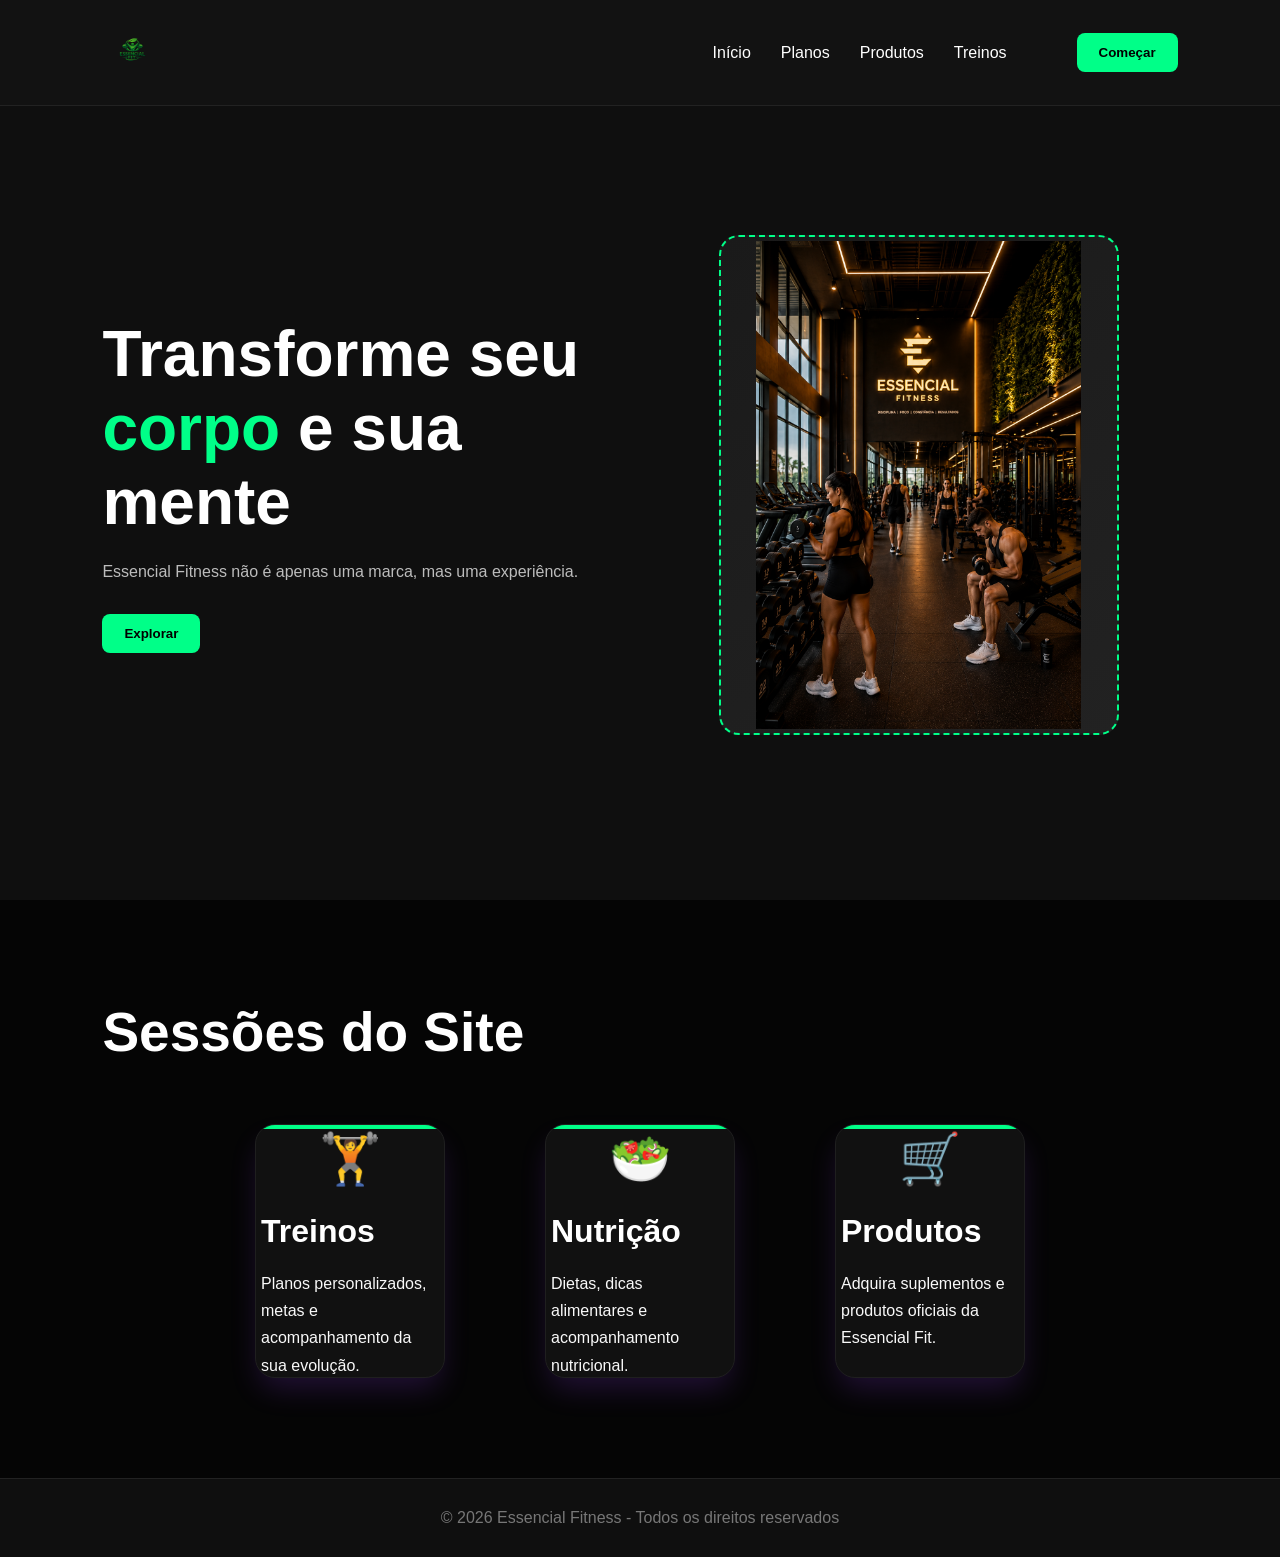
<file: html/index.html>
<!DOCTYPE html>
<html lang="pt-BR">
<head>
  <meta charset="UTF-8" />
  <meta name="viewport" content="width=device-width, initial-scale=1.0" />
  <link rel="stylesheet" href="../css/style.css">
  <link rel="icon" type="image/png" href="../img/logo.png">
  <title>Essencial Fitness</title> 

</head>
<body>

  <!-- HEADER -->
  <header>
    <div class="logo">
      <img src="../img/logo.png">
    </div>

    <nav>
      <ul>
        <li><a href="../html/index.html">Início</a></li>
        <li><a href="../html/planos.html">Planos</a></li>
        <li><a href="../html/produtos.html">Produtos</a></li>
        <li><a href="../html/treinos.html">Treinos</a></li>
      </ul>
    </nav>

    <button class="btn">Começar</button>
  </header>

  <!-- HERO -->
  <section class="hero">

    <div class="hero-text">
      <h1>Transforme seu <span>corpo</span> e sua mente</h1>

      <p>
        Essencial Fitness não é apenas uma marca, mas uma experiência.
      </p>
      <a href="#sessoes">
        <button class="btn">Explorar</button>
      </a>
    </div>

    <div class="hero-image">
      <div class="placeholder">
        <img src="../img/essencialFitnessAcademy.png" alt="Imagem de nossa academia"> 
      </div>
    </div>

  </section>

  <!-- CARDS -->
  <section class="sessoes" id="sessoes">

    <h2 class="titulo-sessoes">
        Sessões do Site
    </h2>

    <div class="cards-container">

        <div class="card">

            <div class="icon">
                🏋️
            </div>
          <a href="../html/treinos.html">
            <h3>Treinos</h3>

            <p>
                Planos personalizados, metas e acompanhamento da sua evolução.
            </p>
          </a>
            <button>
                Explorar
            </button>

        </div>

        <div class="card">

            <div class="icon">
                🥗
            </div>
          <a href="../html/nutricao.html">
            <h3>Nutrição</h3>

            <p>
                Dietas, dicas alimentares e acompanhamento nutricional.
            </p>
          </a>
            <button>
                Explorar
            </button>

        </div>

        <div class="card">

            <div class="icon">
                🛒
            </div>
          <a href="../html/produtos.html">
            <h3>Produtos</h3>

            <p>
                Adquira suplementos e produtos oficiais da Essencial Fit.
            </p>
          </a>
            <button>
                Explorar
            </button>

        </div>

    </div>

</section>

  <!-- FOOTER -->
  <footer>
    © 2026 Essencial Fitness - Todos os direitos reservados
  </footer>

  <script>
    console.log("Essencial Fitness iniciado!");
  </script>

</body>
</html>
</file>
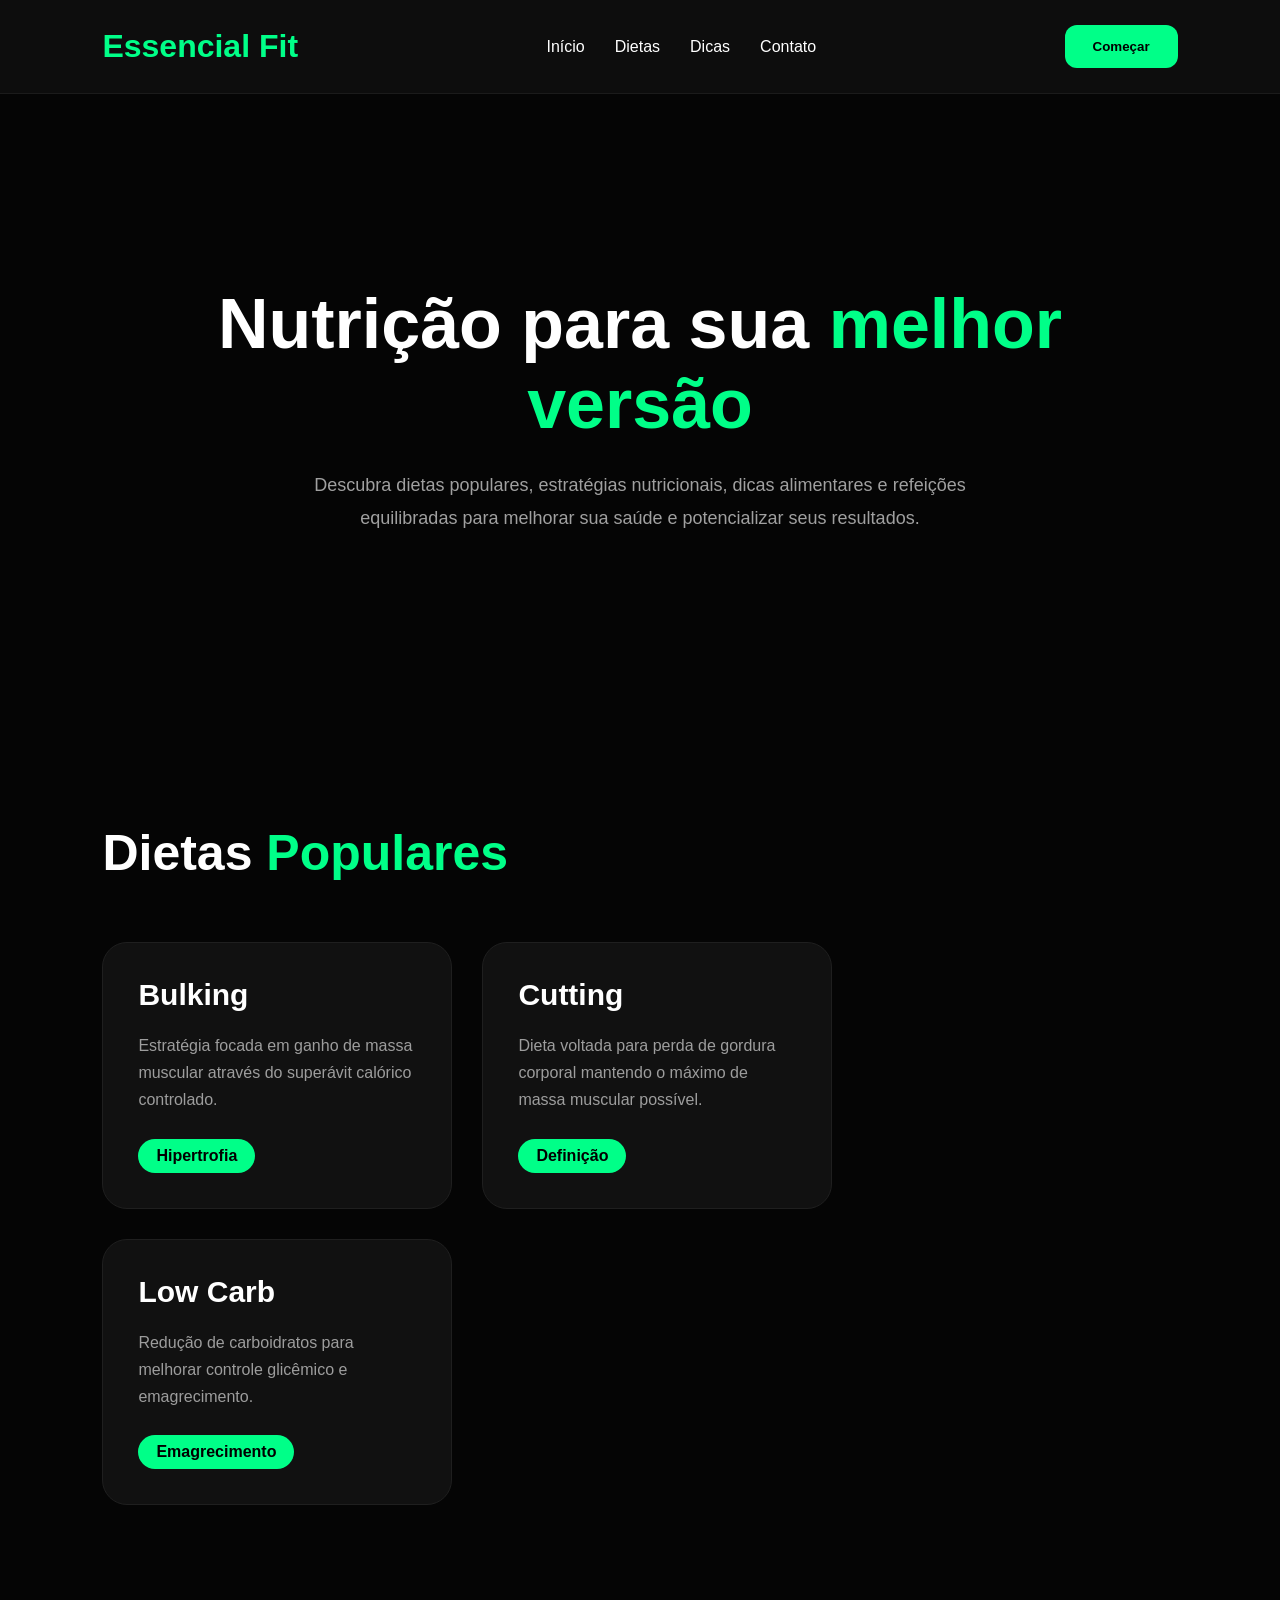
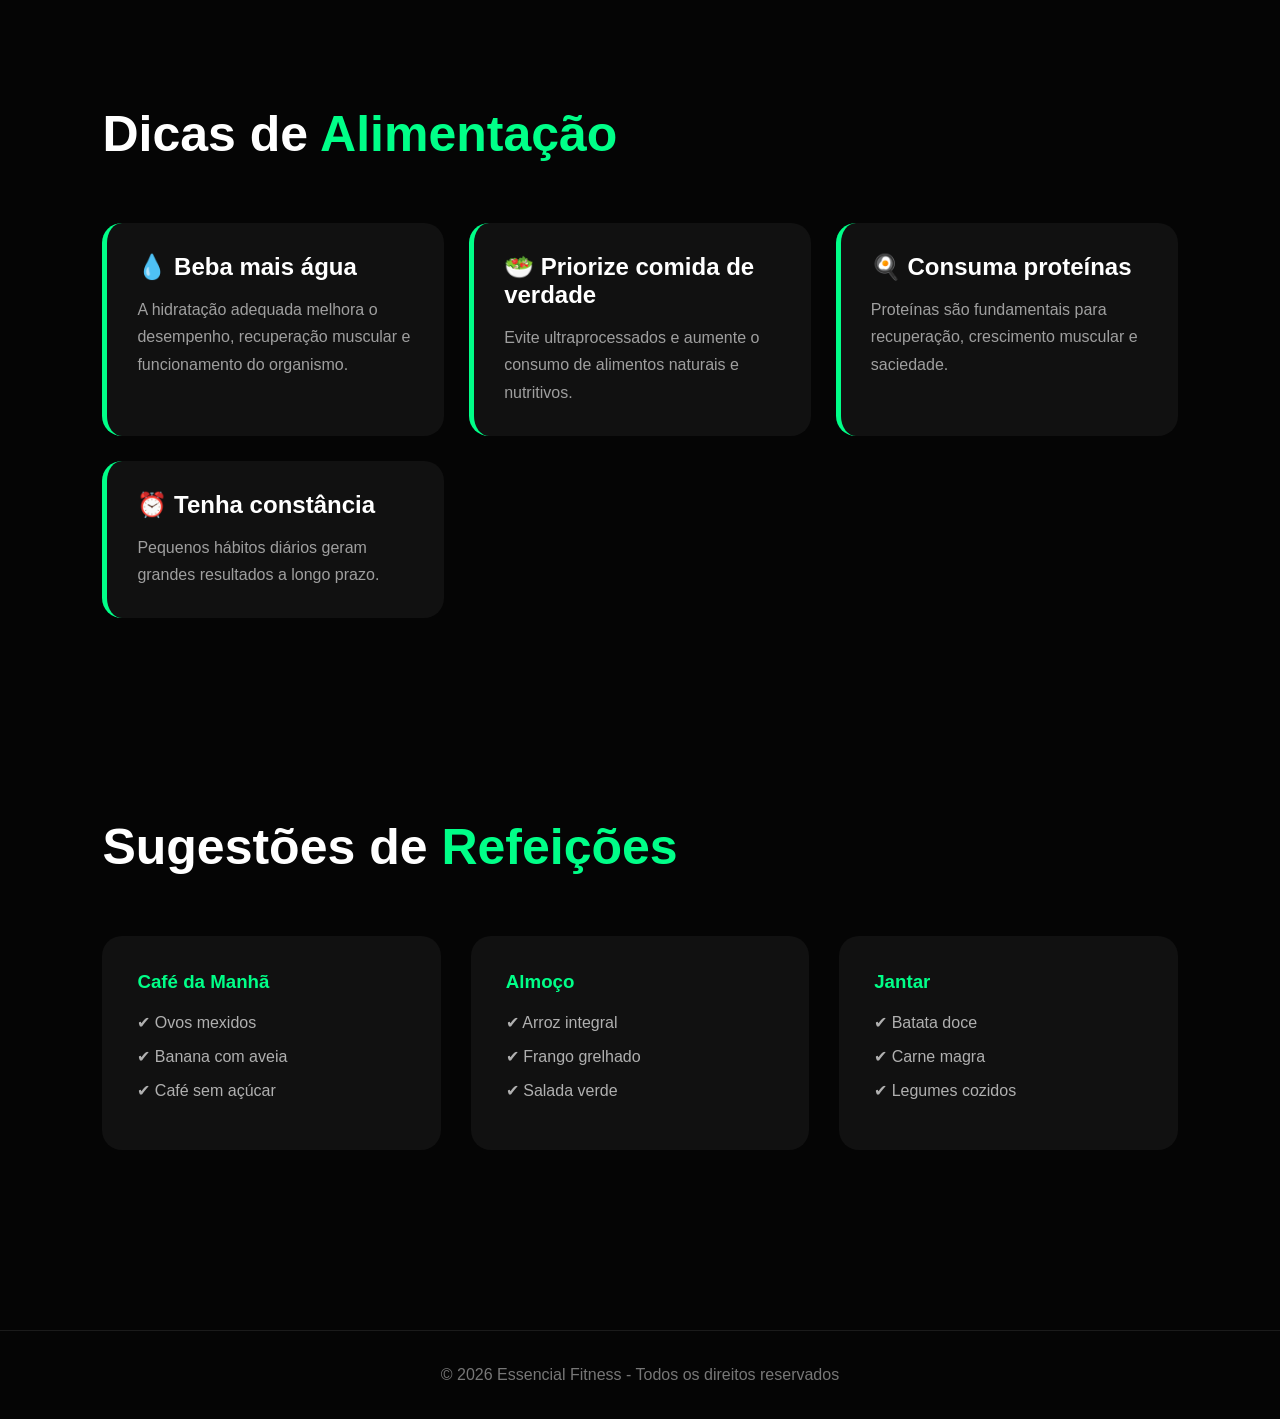
<file: html/nutricao.html>
<!DOCTYPE html>
<html lang="pt-br">
<head>
    <meta charset="UTF-8">
    <meta name="viewport" content="width=device-width, initial-scale=1.0">
    <link rel="stylesheet" href="../css/nutricao.css">
    <title>Essencial Fit - Nutrição</title>

</head>
<body>

    <!-- HEADER -->

    <header>

        <div class="logo">
            Essencial Fit
        </div>

        <nav>
            <a href="../html/index.html">Início</a>
            <a href="#">Dietas</a>
            <a href="#">Dicas</a>
            <a href="#">Contato</a>
        </nav>

        <button class="btn">
            Começar
        </button>

    </header>

    <!-- HERO -->

    <section class="hero">

        <h1>
            Nutrição para sua <span>melhor versão</span>
        </h1>

        <p>
            Descubra dietas populares, estratégias nutricionais,
            dicas alimentares e refeições equilibradas para melhorar
            sua saúde e potencializar seus resultados.
        </p>

    </section>

    <!-- DIETAS -->

    <section class="dietas">

        <h2 class="titulo">
            Dietas <span>Populares</span>
        </h2>

        <div class="cards">

            <div class="card">

                <h3>Bulking</h3>

                <p>
                    Estratégia focada em ganho de massa muscular
                    através do superávit calórico controlado.
                </p>

                <div class="tag">
                    Hipertrofia
                </div>

            </div>

            <div class="card">

                <h3>Cutting</h3>

                <p>
                    Dieta voltada para perda de gordura corporal
                    mantendo o máximo de massa muscular possível.
                </p>

                <div class="tag">
                    Definição
                </div>

            </div>

            <div class="card">

                <h3>Low Carb</h3>

                <p>
                    Redução de carboidratos para melhorar
                    controle glicêmico e emagrecimento.
                </p>

                <div class="tag">
                    Emagrecimento
                </div>

            </div>

        </div>

    </section>

    <!-- DICAS -->

    <section class="dicas">

        <h2 class="titulo">
            Dicas de <span>Alimentação</span>
        </h2>

        <div class="lista-dicas">

            <div class="dica">

                <h4>💧 Beba mais água</h4>

                <p>
                    A hidratação adequada melhora o desempenho,
                    recuperação muscular e funcionamento do organismo.
                </p>

            </div>

            <div class="dica">

                <h4>🥗 Priorize comida de verdade</h4>

                <p>
                    Evite ultraprocessados e aumente o consumo
                    de alimentos naturais e nutritivos.
                </p>

            </div>

            <div class="dica">

                <h4>🍳 Consuma proteínas</h4>

                <p>
                    Proteínas são fundamentais para recuperação,
                    crescimento muscular e saciedade.
                </p>

            </div>

            <div class="dica">

                <h4>⏰ Tenha constância</h4>

                <p>
                    Pequenos hábitos diários geram grandes
                    resultados a longo prazo.
                </p>

            </div>

        </div>

    </section>

    <!-- REFEIÇÕES -->

    <section class="refeicoes">

        <h2 class="titulo">
            Sugestões de <span>Refeições</span>
        </h2>

        <div class="refeicoes-container">

            <div class="refeicao">

                <h3>Café da Manhã</h3>

                <ul>
                    <li>✔ Ovos mexidos</li>
                    <li>✔ Banana com aveia</li>
                    <li>✔ Café sem açúcar</li>
                </ul>

            </div>

            <div class="refeicao">

                <h3>Almoço</h3>

                <ul>
                    <li>✔ Arroz integral</li>
                    <li>✔ Frango grelhado</li>
                    <li>✔ Salada verde</li>
                </ul>

            </div>

            <div class="refeicao">

                <h3>Jantar</h3>

                <ul>
                    <li>✔ Batata doce</li>
                    <li>✔ Carne magra</li>
                    <li>✔ Legumes cozidos</li>
                </ul>

            </div>

        </div>

    </section>

    <!-- FOOTER -->

    <footer>
        © 2026 Essencial Fitness - Todos os direitos reservados
    </footer>

</body>
</html>
</file>
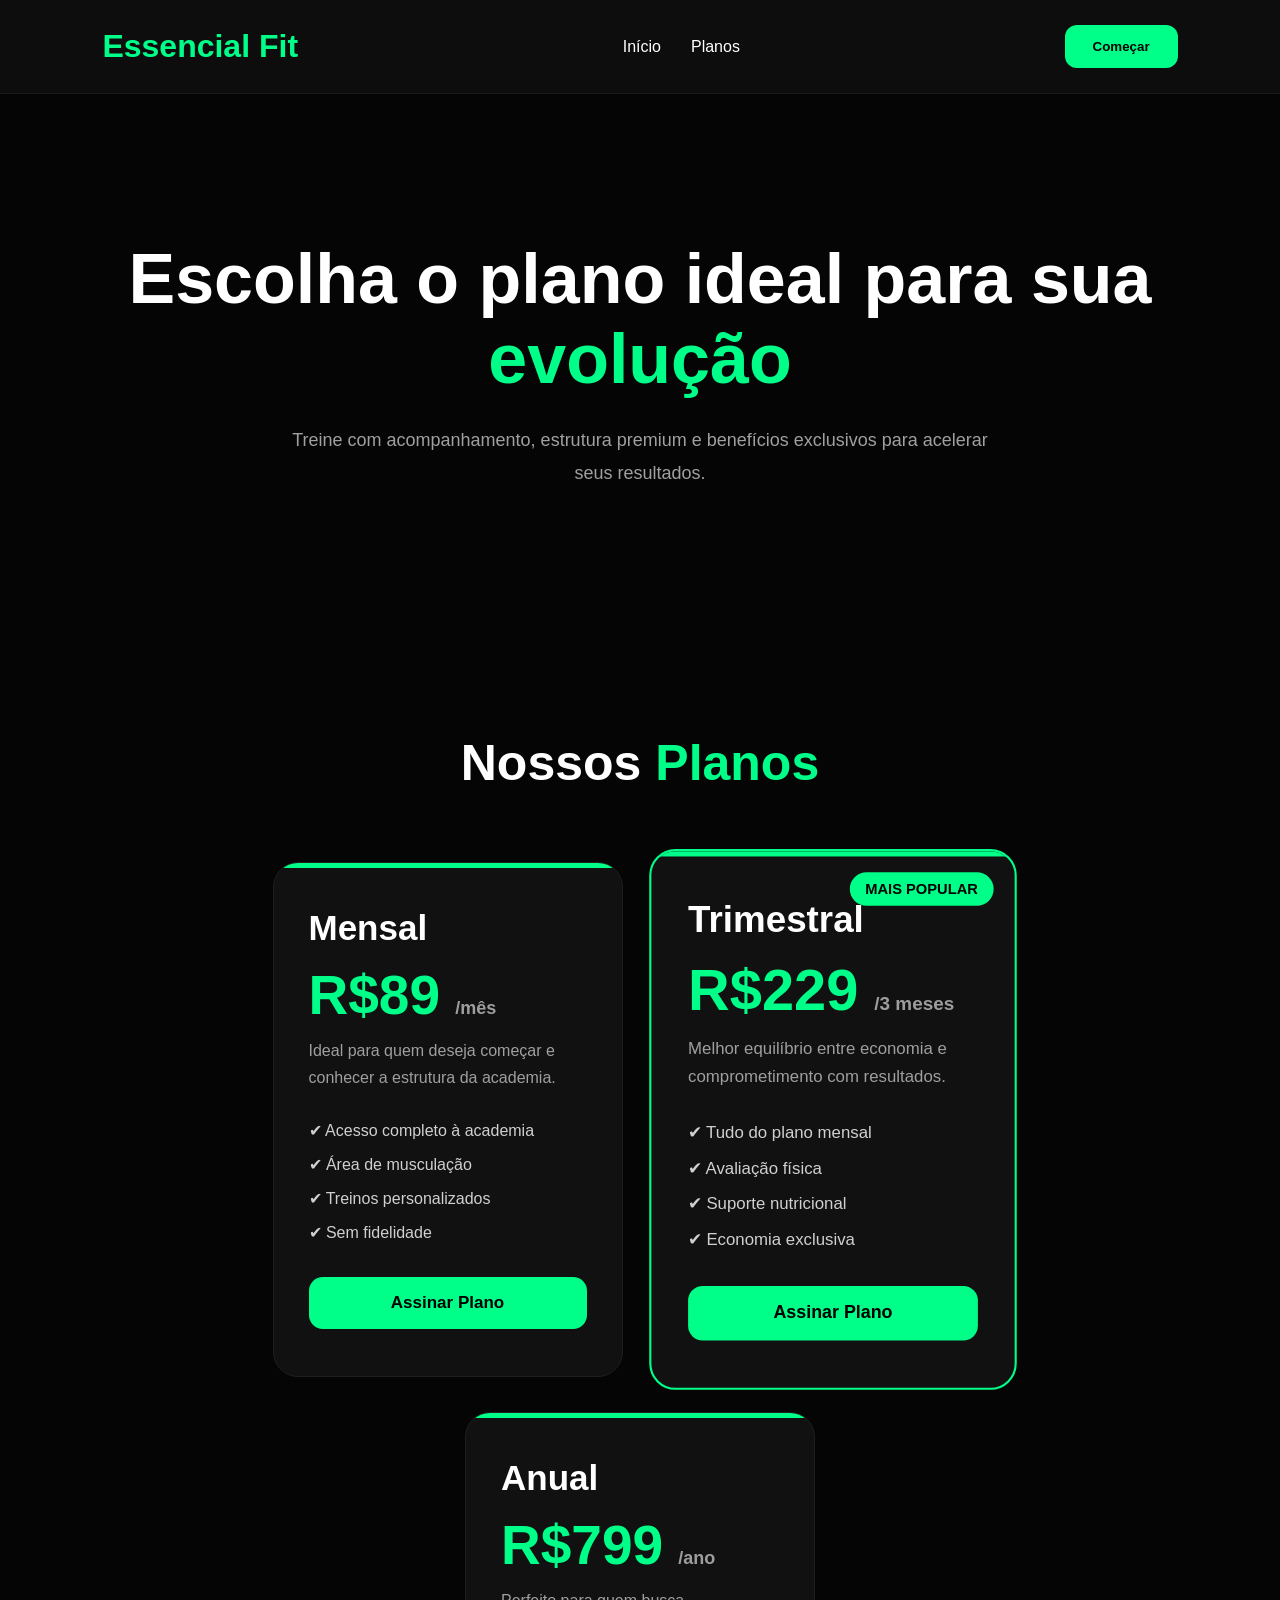
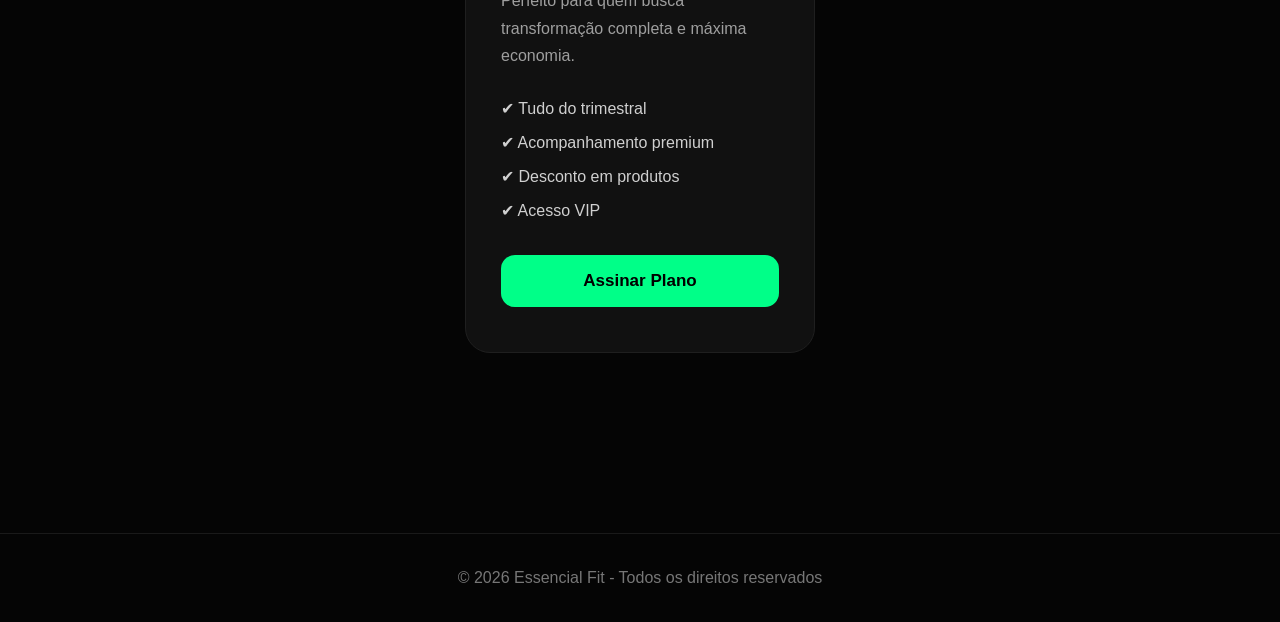
<file: html/planos.html>
<!DOCTYPE html>
<html lang="pt-br">
<head>
    <meta charset="UTF-8">
    <meta name="viewport" content="width=device-width, initial-scale=1.0">
    <link rel="stylesheet" href="../css/planos.css">
    <title>Essencial Fit - Planos</title>

</head>
<body>

    <!-- HEADER -->

    <header>

        <div class="logo">
            Essencial Fit
        </div>

        <nav>
            <a href="../html/index.html">Início</a>
            <a href="#planos">Planos</a>
        </nav>

        <button class="btn-header">
            Começar
        </button>

    </header>

    <!-- HERO -->

    <section class="hero">

        <h1>
            Escolha o plano ideal para sua <span>evolução</span>
        </h1>

        <p>
            Treine com acompanhamento, estrutura premium
            e benefícios exclusivos para acelerar seus resultados.
        </p>

    </section>

    <!-- PLANOS -->

    <section class="planos">

        <h2 id="planos" class="titulo">
            Nossos <span>Planos</span>
        </h2>

        <div class="cards">

            <!-- MENSAL -->

            <div class="card">

                <h3>Mensal</h3>

                <div class="preco">
                    R$89
                    <span>/mês</span>
                </div>

                <p class="descricao">
                    Ideal para quem deseja começar
                    e conhecer a estrutura da academia.
                </p>

                <ul class="beneficios">

                    <li>✔ Acesso completo à academia</li>
                    <li>✔ Área de musculação</li>
                    <li>✔ Treinos personalizados</li>
                    <li>✔ Sem fidelidade</li>

                </ul>

                <button class="btn">
                    Assinar Plano
                </button>

            </div>

            <!-- TRIMESTRAL -->

            <div class="card destaque">

                <div class="popular">
                    MAIS POPULAR
                </div>

                <h3>Trimestral</h3>

                <div class="preco">
                    R$229
                    <span>/3 meses</span>
                </div>

                <p class="descricao">
                    Melhor equilíbrio entre economia
                    e comprometimento com resultados.
                </p>

                <ul class="beneficios">

                    <li>✔ Tudo do plano mensal</li>
                    <li>✔ Avaliação física</li>
                    <li>✔ Suporte nutricional</li>
                    <li>✔ Economia exclusiva</li>

                </ul>

                <button class="btn">
                    Assinar Plano
                </button>

            </div>

            <!-- ANUAL -->

            <div class="card">

                <h3>Anual</h3>

                <div class="preco">
                    R$799
                    <span>/ano</span>
                </div>

                <p class="descricao">
                    Perfeito para quem busca transformação
                    completa e máxima economia.
                </p>

                <ul class="beneficios">

                    <li>✔ Tudo do trimestral</li>
                    <li>✔ Acompanhamento premium</li>
                    <li>✔ Desconto em produtos</li>
                    <li>✔ Acesso VIP</li>

                </ul>

                <button class="btn">
                    Assinar Plano
                </button>

            </div>

        </div>

    </section>

    <!-- FOOTER -->

    <footer>
        © 2026 Essencial Fit - Todos os direitos reservados
    </footer>

</body>
</html>
</file>
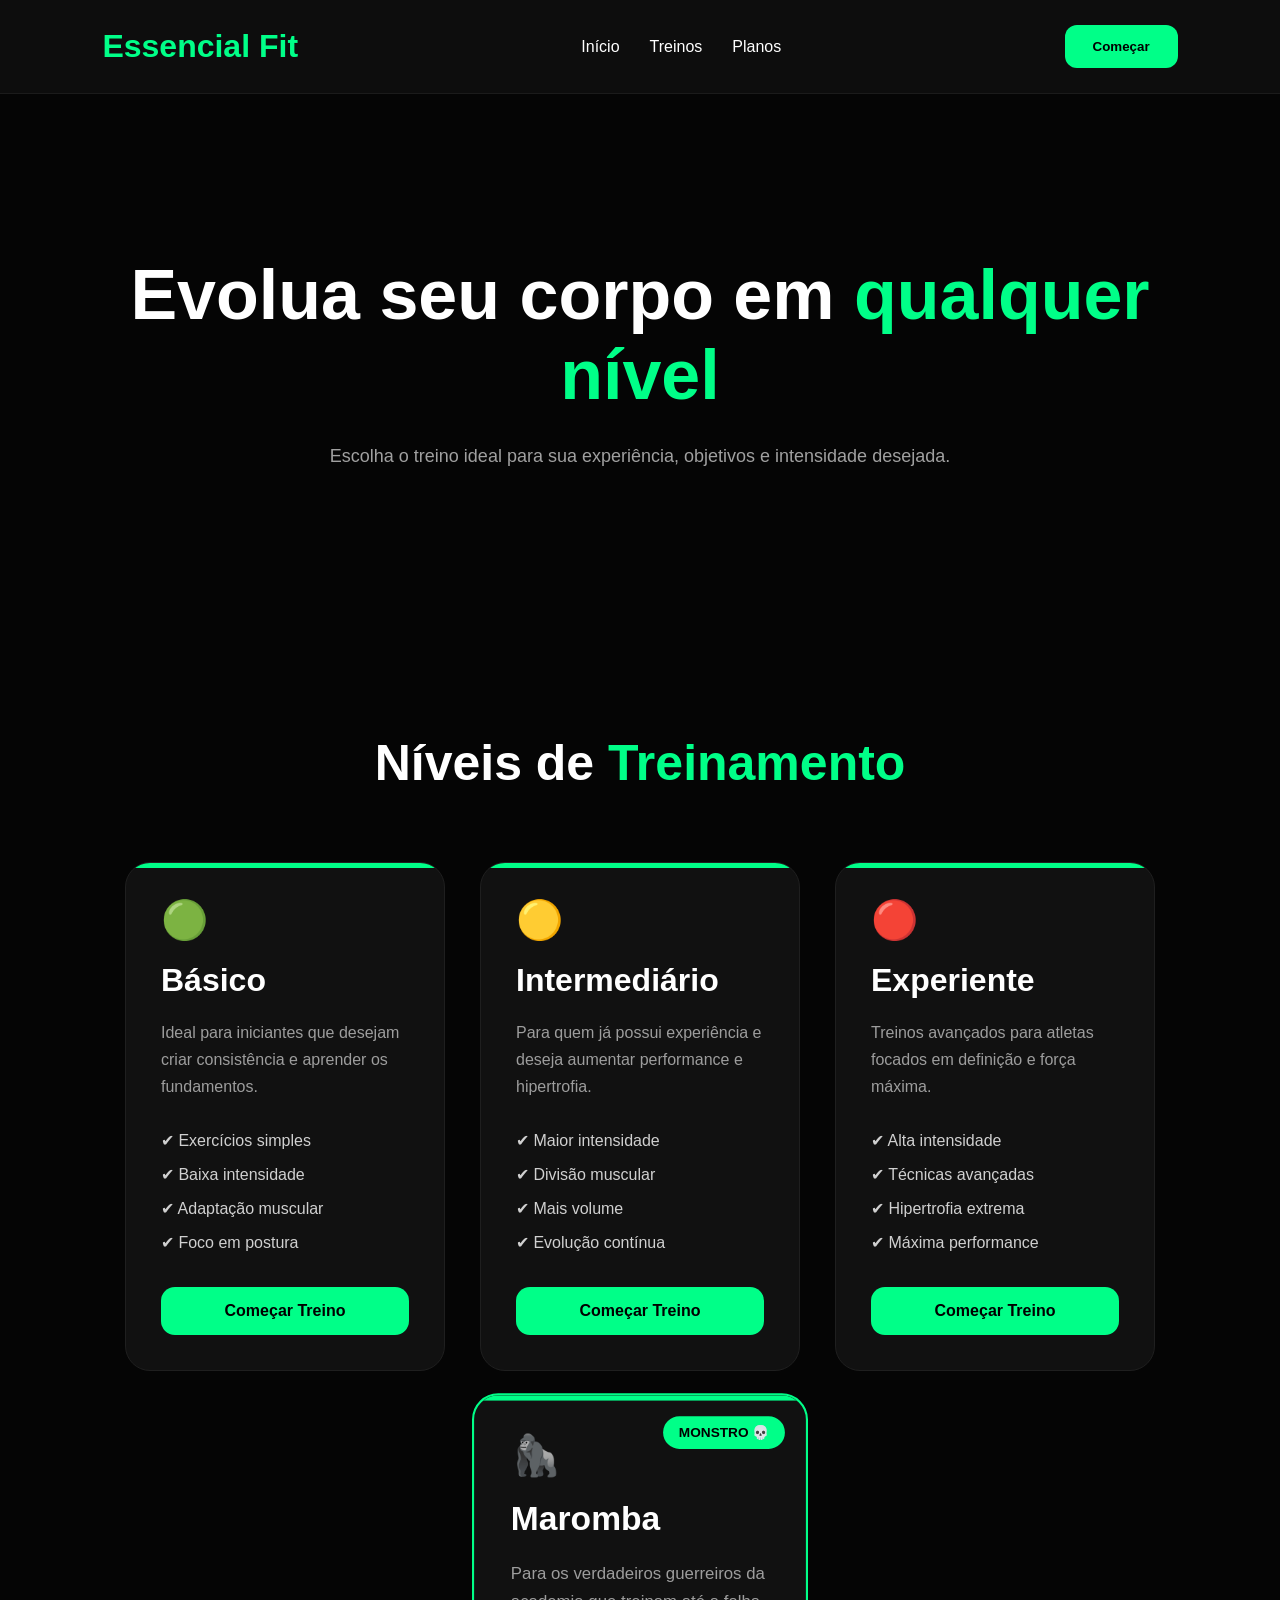
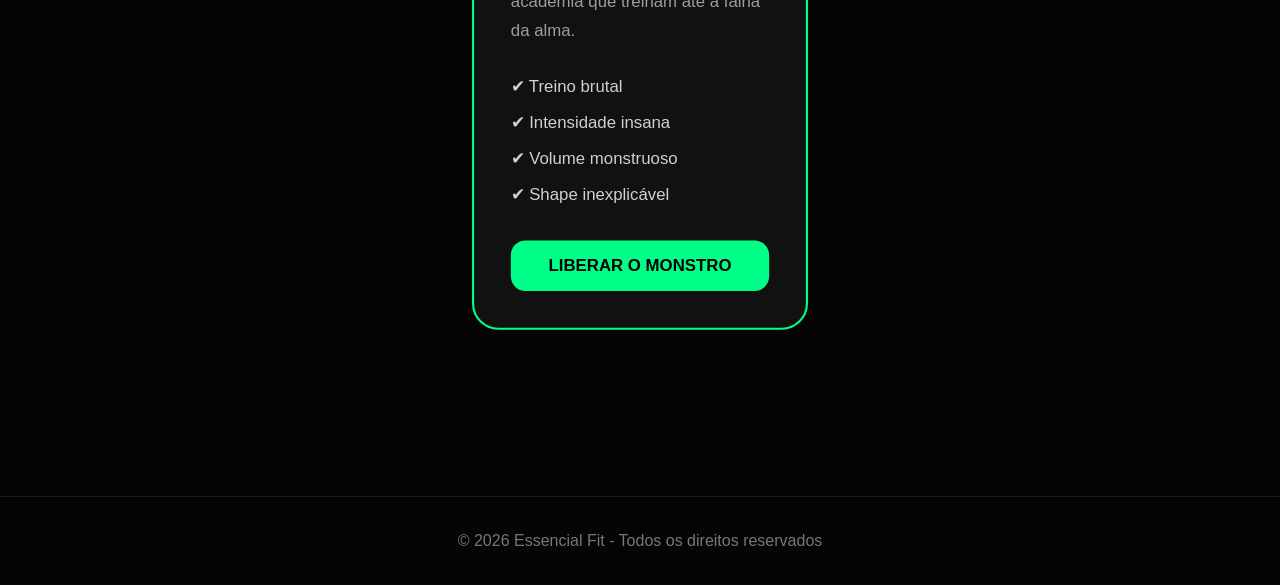
<file: html/treinos.html>
<!DOCTYPE html>
<html lang="pt-br">
<head>
<meta charset="UTF-8">
<meta name="viewport" content="width=device-width, initial-scale=1.0">
<link rel="stylesheet" href="../css/treinos.css">
<title>Essencial Fit - Treinos</title>
</head>
<body>

<!-- HEADER -->

<header>

    <div class="logo">
        Essencial Fit
    </div>

    <nav>
        <a href="../html/index.html">Início</a>
        <a href="#treinos">Treinos</a>
        <a href="../html/planos.html">Planos</a>
    </nav>

    <button class="btn-header">
        Começar
    </button>

</header>

<!-- HERO -->

<section class="hero">

    <h1>
        Evolua seu corpo em <span>qualquer nível</span>
    </h1>

    <p>
        Escolha o treino ideal para sua experiência,
        objetivos e intensidade desejada.
    </p>

</section>

<!-- TREINOS -->

<section id="treinos" class="treinos">

    <h2 class="titulo">
        Níveis de <span>Treinamento</span>
    </h2>

    <div class="cards">

        <!-- BÁSICO -->

        <div class="card">

            <div class="nivel">
                🟢
            </div>

            <h3>Básico</h3>

            <p class="descricao">
                Ideal para iniciantes que desejam
                criar consistência e aprender os fundamentos.
            </p>

            <ul class="lista">

                <li>✔ Exercícios simples</li>
                <li>✔ Baixa intensidade</li>
                <li>✔ Adaptação muscular</li>
                <li>✔ Foco em postura</li>

            </ul>

            <button class="btn">
                Começar Treino
            </button>

        </div>

        <!-- INTERMEDIÁRIO -->

        <div class="card">

            <div class="nivel">
                🟡
            </div>

            <h3>Intermediário</h3>

            <p class="descricao">
                Para quem já possui experiência
                e deseja aumentar performance e hipertrofia.
            </p>

            <ul class="lista">

                <li>✔ Maior intensidade</li>
                <li>✔ Divisão muscular</li>
                <li>✔ Mais volume</li>
                <li>✔ Evolução contínua</li>

            </ul>

            <button class="btn">
                Começar Treino
            </button>

        </div>

        <!-- EXPERIENTE -->

        <div class="card">

            <div class="nivel">
                🔴
            </div>

            <h3>Experiente</h3>

            <p class="descricao">
                Treinos avançados para atletas
                focados em definição e força máxima.
            </p>

            <ul class="lista">

                <li>✔ Alta intensidade</li>
                <li>✔ Técnicas avançadas</li>
                <li>✔ Hipertrofia extrema</li>
                <li>✔ Máxima performance</li>

            </ul>

            <button class="btn">
                Começar Treino
            </button>

        </div>

        <!-- MAROMBA -->

        <div class="card maromba">

            <div class="tag">
                MONSTRO 💀
            </div>

            <div class="nivel">
                🦍
            </div>

            <h3>Maromba</h3>

            <p class="descricao">
                Para os verdadeiros guerreiros
                da academia que treinam até a falha da alma.
            </p>

            <ul class="lista">

                <li>✔ Treino brutal</li>
                <li>✔ Intensidade insana</li>
                <li>✔ Volume monstruoso</li>
                <li>✔ Shape inexplicável</li>

            </ul>

            <button class="btn">
                LIBERAR O MONSTRO
            </button>

        </div>

    </div>

</section>

<!-- FOOTER -->

<footer>
    © 2026 Essencial Fit - Todos os direitos reservados
</footer>

</body>
</html>
</file>
<file: css/style.css>
*{
    margin: 0;
    padding: 0;
    box-sizing: border-box;
    font-family: Arial, Helvetica, sans-serif;
    scroll-behavior: smooth;
}

body{
    background-color: #0f0f0f;
    color: white;
}

a{
    text-decoration: none;
    color: inherit;
}

ul{
    list-style: none;
}

/* HEADER */
header{
    width: 100%;
    padding: 20px 8%;
    display: flex;
    justify-content: space-around;
    align-items: center;
    background-color: #121212;
    border-bottom: 1px solid #222;
    position: fixed;
    top: 0;
    left: 0;
    z-index: 1000;
}

.logo img{
    width: 10%;
    height: auto;
    padding: 10px;
}
nav ul{
    display: flex;
    gap: 30px;
    margin-right: 70px;
}

nav a{
    transition: 0.3s;
}

nav a:hover{
    color: #00ff88;
}

.btn{
    padding: 12px 22px;
    border: none;
    border-radius: 8px;
    background-color: #00ff88;
    color: #000;
    font-weight: bold;
    cursor: pointer;
    transition: 0.3s;
}

.btn:hover{
    transform: scale(1.05);
}

/* HERO */
.hero{
    min-height: 100vh;
    display: flex;
    align-items: center;
    justify-content: space-between;
    padding: 120px 8% 50px;
    gap: 40px;
}

.hero-text{
    flex: 1;
}

.hero-text h1{
    font-size: 4rem;
    margin-bottom: 20px;
}

.hero-text span{
    color: #00ff88;
}

.hero-text p{
    color: #bcbcbc;
    line-height: 1.6;
    margin-bottom: 30px;
    max-width: 500px;
}

.hero-image{
    flex: 1;
    display: flex;
    justify-content: center;
    align-items: center;
}

.placeholder{
    width: 400px;
    height: 500px;
    border-radius: 20px;
    background: linear-gradient(145deg, #1a1a1a, #222);
    border: 2px dashed #00ff88;
    display: flex;
    align-items: center;
    justify-content: center;
    color: #777;
    font-size: 1.2rem;
}

.placeholder img{
    width: 82%;
    height: auto;
}

/* SECTION */
.sessoes{
    padding:100px 8%;
    background:#050505;
}

.titulo-sessoes{
    font-size:55px;
    margin-bottom:60px;
    color:white;
}

.cards-container{
    display:flex;
    justify-content: center;
    gap:100px;
    flex-direction: row;
    width: 100%;
}

.card{
    background:#111;

    width:320px;

    padding:50px;

    border-radius:25px;

    border:1px solid #1f1f1f;

    transition:0.4s;

    position:relative;

    overflow:hidden;
}

.card::before{
    content:"";

    position:absolute;

    top:0;
    left:0;

    width:100%;
    height:4px;

    background:#00ff88;
}

.card:hover{
    transform:translateY(-10px);

    border-color:#00ff88;

    box-shadow:
        0 0 25px rgba(0,255,136,0.2);
}

.icon{
    font-size:50px;
    margin-bottom:25px;
    display: flex;
    justify-content: center;
}

.card h3{
    color:white;
    font-size:32px;
    margin-bottom:20px;
}

.card p{
    color:#f9f9f9;
    line-height:1.7;
    margin-bottom:30px;
}

.card button{
    background:#00ff88;

    color:black;

    border:none;

    padding:14px 30px;

    border-radius:12px;

    font-weight:bold;

    cursor:pointer;

    transition:0.3s;
}

.card button:hover{
    transform:scale(1.05);
}
/* FOOTER */
footer{
    padding: 30px 8%;
    border-top: 1px solid #222;
    text-align: center;
    color: #777;
}

/* RESPONSIVO */
@media(max-width: 900px){

    .hero{
    flex-direction: column;
    text-align: center;
    }

    .hero-text p{
    margin: 0 auto 30px;
    }

    nav{
    display: none;
    }

    .hero-text h1{
    font-size: 3rem;
    }

    .placeholder{
    width: 100%;
    max-width: 350px;
    height: 400px;
    }
}

/* From Uiverse.io by adamgiebl */ 
.card {
  width: 190px;
  height: 254px;
  border-radius: 20px;
  padding: 5px;
  box-shadow: rgba(151, 65, 252, 0.2) 0 15px 30px -5px;
  cursor: pointer;
}

.card__content {
  background: rgb(5, 6, 45);
  border-radius: 17px;
  width: 100%;
  height: 100%;
}
</file>
<file: css/nutricao.css>
*{
    margin:0;
    padding:0;
    box-sizing:border-box;
    font-family:Arial, Helvetica, sans-serif;
}

body{
    background:#050505;
    color:white;
}

html{
    scroll-behavior:smooth;
}

/* HEADER */

header{
    width:100%;
    padding:25px 8%;

    display:flex;
    justify-content:space-between;
    align-items:center;

    background:#0d0d0d;

    border-bottom:1px solid #1b1b1b;

    position:sticky;
    top:0;
    z-index:999;
}

.logo{
    font-size:32px;
    font-weight:bold;
    color:#00ff88;
}

nav{
    display:flex;
    gap:30px;
}

nav a{
    color:white;
    text-decoration:none;
    transition:0.3s;
}

nav a:hover{
    color:#00ff88;
}

.btn{
    background:#00ff88;
    color:black;

    border:none;

    padding:14px 28px;

    border-radius:12px;

    font-weight:bold;

    cursor:pointer;

    transition:0.3s;
}

.btn:hover{
    transform:scale(1.05);
}

/* HERO */

.hero{
    min-height:70vh;

    display:flex;
    align-items:center;
    justify-content:center;
    flex-direction:column;

    text-align:center;

    padding:60px 8%;
}

.hero h1{
    font-size:70px;
    margin-bottom:25px;
}

.hero span{
    color:#00ff88;
}

.hero p{
    max-width:750px;
    color:#a0a0a0;
    line-height:1.8;
    font-size:18px;
}

/* DIETAS */

.dietas{
    padding:100px 8%;
}

.titulo{
    font-size:50px;
    margin-bottom:60px;
}

.titulo span{
    color:#00ff88;
}

.cards{
    display:flex;
    gap:30px;
    flex-wrap:wrap;
}

.card{
    background:#111;

    width:350px;

    padding:35px;

    border-radius:25px;

    border:1px solid #1f1f1f;

    transition:0.4s;
}

.card:hover{
    transform:translateY(-10px);

    border-color:#00ff88;

    box-shadow:
        0 0 25px rgba(0,255,136,0.2);
}

.card h3{
    font-size:30px;
    margin-bottom:20px;
}

.card p{
    color:#9d9d9d;
    line-height:1.7;
    margin-bottom:25px;
}

.tag{
    display:inline-block;

    padding:8px 18px;

    background:#00ff88;

    color:black;

    border-radius:30px;

    font-weight:bold;
}

/* DICAS */

.dicas{
    padding:100px 8%;
}

.lista-dicas{
    display:grid;
    grid-template-columns:repeat(auto-fit, minmax(300px,1fr));
    gap:25px;
}

.dica{
    background:#111;

    padding:30px;

    border-radius:20px;

    border-left:5px solid #00ff88;
}

.dica h4{
    margin-bottom:15px;
    font-size:24px;
}

.dica p{
    color:#9f9f9f;
    line-height:1.7;
}

/* REFEIÇÕES */

.refeicoes{
    padding:100px 8%;
}

.refeicoes-container{
    display:flex;
    gap:30px;
    flex-wrap:wrap;
}

.refeicao{
    flex:1;

    min-width:280px;

    background:#111;

    padding:35px;

    border-radius:20px;
}

.refeicao h3{
    margin-bottom:20px;
    color:#00ff88;
}

.refeicao ul{
    list-style:none;
}

.refeicao li{
    margin-bottom:15px;
    color:#b0b0b0;
}

/* FOOTER */

footer{
    margin-top:80px;

    padding:35px;

    text-align:center;

    color:#777;

    border-top:1px solid #1b1b1b;
}
</file>
<file: css/planos.css>
*{
    margin:0;
    padding:0;
    box-sizing:border-box;
    font-family:Arial, Helvetica, sans-serif;
}

body{
    background:#050505;
    color:white;
}

html{
    scroll-behavior:smooth;
}

/* HEADER */

header{
    width:100%;
    padding:25px 8%;

    display:flex;
    justify-content:space-between;
    align-items:center;

    background:#0d0d0d;

    border-bottom:1px solid #1a1a1a;

    position:sticky;
    top:0;
    z-index:999;
}

.logo{
    font-size:32px;
    font-weight:bold;
    color:#00ff88;
}

nav{
    display:flex;
    gap:30px;
}

nav a{
    color:white;
    text-decoration:none;
    transition:0.3s;
}

nav a:hover{
    color:#00ff88;
}

.btn-header{
    background:#00ff88;
    color:black;

    border:none;

    padding:14px 28px;

    border-radius:12px;

    font-weight:bold;

    cursor:pointer;

    transition:0.3s;
}

.btn-header:hover{
    transform:scale(1.05);
}

/* HERO */

.hero{
    min-height:60vh;

    display:flex;
    flex-direction:column;
    justify-content:center;
    align-items:center;

    text-align:center;

    padding:60px 8%;
}

.hero h1{
    font-size:70px;
    margin-bottom:25px;
}

.hero span{
    color:#00ff88;
}

.hero p{
    max-width:700px;

    color:#a0a0a0;

    line-height:1.8;

    font-size:18px;
}

/* PLANOS */

.planos{
    padding:100px 8%;
}

.titulo{
    text-align:center;
    font-size:50px;
    margin-bottom:70px;
}

.titulo span{
    color:#00ff88;
}

.cards{
    display:flex;
    justify-content:center;
    gap:35px;
    flex-wrap:wrap;
}

.card{
    background:#111;

    width:350px;

    padding:45px 35px;

    border-radius:25px;

    border:1px solid #1f1f1f;

    transition:0.4s;

    position:relative;

    overflow:hidden;
}

.card::before{
    content:"";

    position:absolute;

    top:0;
    left:0;

    width:100%;
    height:5px;

    background:#00ff88;
}

.card:hover{
    transform:translateY(-10px);

    border-color:#00ff88;

    box-shadow:
        0 0 25px rgba(0,255,136,0.2);
}

.destaque{
    border:2px solid #00ff88;

    transform:scale(1.05);
}

.destaque:hover{
    transform:scale(1.08) translateY(-10px);
}

.popular{
    position:absolute;

    top:20px;
    right:20px;

    background:#00ff88;

    color:black;

    padding:8px 15px;

    border-radius:30px;

    font-size:14px;
    font-weight:bold;
}

.card h3{
    font-size:35px;
    margin-bottom:15px;
}

.preco{
    font-size:55px;
    font-weight:bold;

    color:#00ff88;

    margin-bottom:10px;
}

.preco span{
    font-size:18px;
    color:#9d9d9d;
}

.descricao{
    color:#9f9f9f;
    line-height:1.7;

    margin-bottom:30px;
}

.beneficios{
    list-style:none;

    margin-bottom:35px;
}

.beneficios li{
    margin-bottom:15px;
    color:#d0d0d0;
}

.btn{
    width:100%;

    padding:16px;

    border:none;

    border-radius:14px;

    background:#00ff88;

    color:black;

    font-size:17px;
    font-weight:bold;

    cursor:pointer;

    transition:0.3s;
}

.btn:hover{
    transform:scale(1.03);
}

/* FOOTER */

footer{
    margin-top:80px;

    padding:35px;

    text-align:center;

    color:#777;

    border-top:1px solid #1a1a1a;
}

@media(max-width:1100px){

    .cards{
        align-items:center;
    }

    .destaque{
        transform:none;
    }

}
</file>
<file: css/treinos.css>
*{
    margin:0;
    padding:0;
    box-sizing:border-box;
    font-family:Arial, Helvetica, sans-serif;
}

body{
    background:#050505;
    color:white;
}

html{
    scroll-behavior:smooth;
}

/* HEADER */

header{
    width:100%;
    padding:25px 8%;

    display:flex;
    justify-content:space-between;
    align-items:center;

    background:#0d0d0d;

    border-bottom:1px solid #1b1b1b;

    position:sticky;
    top:0;
    z-index:999;
}

.logo{
    font-size:32px;
    font-weight:bold;
    color:#00ff88;
}

nav{
    display:flex;
    gap:30px;
}

nav a{
    color:white;
    text-decoration:none;
    transition:0.3s;
}

nav a:hover{
    color:#00ff88;
}

.btn-header{
    background:#00ff88;
    color:black;

    border:none;

    padding:14px 28px;

    border-radius:12px;

    font-weight:bold;

    cursor:pointer;

    transition:0.3s;
}

.btn-header:hover{
    transform:scale(1.05);
}

/* HERO */

.hero{
    min-height:60vh;

    display:flex;
    justify-content:center;
    align-items:center;
    flex-direction:column;

    text-align:center;

    padding:60px 8%;
}

.hero h1{
    font-size:70px;
    margin-bottom:25px;
}

.hero span{
    color:#00ff88;
}

.hero p{
    max-width:750px;

    color:#a0a0a0;

    line-height:1.8;

    font-size:18px;
}

/* TREINOS */

.treinos{
    padding:100px 8%;
}

.titulo{
    text-align:center;

    font-size:50px;

    margin-bottom:70px;
}

.titulo span{
    color:#00ff88;
}

.cards{
    display:flex;
    justify-content:center;
    gap:35px;
    flex-wrap:wrap;
}

.card{
    background:#111;

    width:320px;

    padding:35px;

    border-radius:25px;

    border:1px solid #1f1f1f;

    transition:0.4s;

    position:relative;

    overflow:hidden;
}

.card::before{
    content:"";

    position:absolute;

    top:0;
    left:0;

    width:100%;
    height:5px;

    background:#00ff88;
}

.card:hover{
    transform:translateY(-10px);

    border-color:#00ff88;

    box-shadow:
        0 0 25px rgba(0,255,136,0.2);
}

.nivel{
    font-size:38px;
    margin-bottom:20px;
}

.card h3{
    font-size:32px;
    margin-bottom:20px;
}

.descricao{
    color:#9d9d9d;

    line-height:1.7;

    margin-bottom:30px;
}

.lista{
    list-style:none;

    margin-bottom:35px;
}

.lista li{
    margin-bottom:15px;
    color:#d0d0d0;
}

.btn{
    width:100%;

    padding:15px;

    border:none;

    border-radius:14px;

    background:#00ff88;

    color:black;

    font-size:16px;
    font-weight:bold;

    cursor:pointer;

    transition:0.3s;
}

.btn:hover{
    transform:scale(1.03);
}

.maromba{
    border:2px solid #00ff88;

    transform:scale(1.05);
}

.maromba:hover{
    transform:scale(1.08) translateY(-10px);
}

.tag{
    position:absolute;

    top:20px;
    right:20px;

    background:#00ff88;

    color:black;

    padding:8px 15px;

    border-radius:30px;

    font-size:13px;
    font-weight:bold;
}

/* FOOTER */

footer{
    margin-top:80px;

    padding:35px;

    text-align:center;

    color:#777;

    border-top:1px solid #1b1b1b;
}

@media(max-width:1100px){

    .maromba{
        transform:none;
    }

}
</file>
